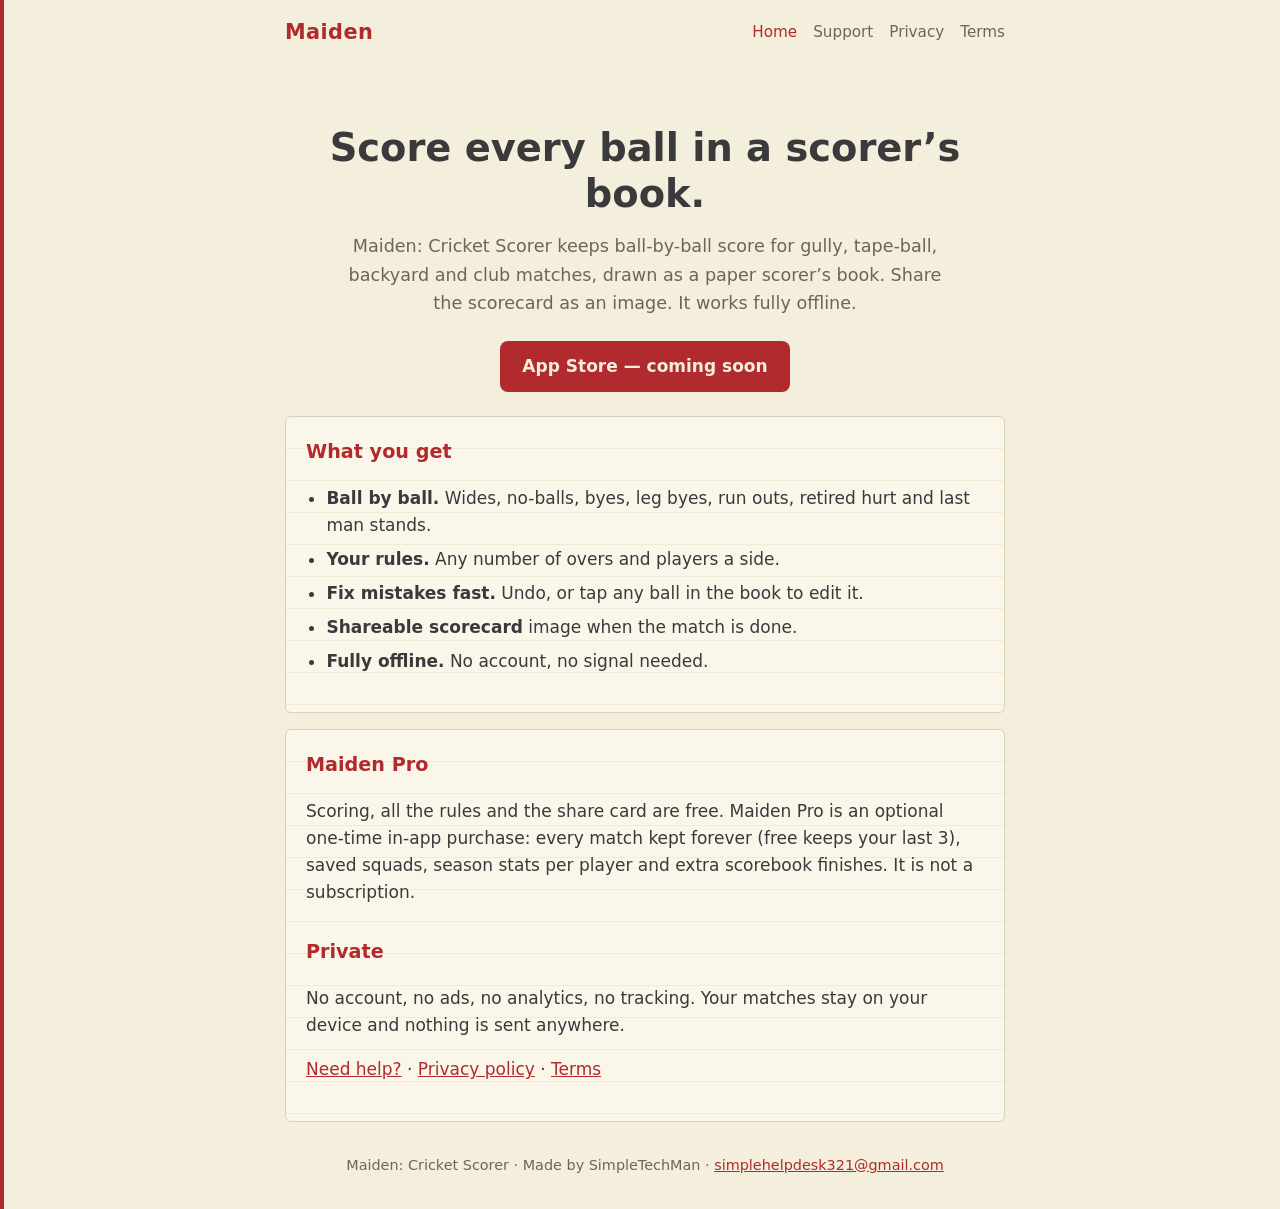
<file: docs/index.html>
<!doctype html><html lang="en"><head><meta charset="utf-8"><meta name="viewport" content="width=device-width,initial-scale=1">
<title>Maiden: Cricket Scorer &middot; Ball-by-ball cricket scoring for iPhone</title><meta name="description" content="A paper scorer's book for gully, tape-ball, backyard and club cricket. Works offline."><meta name="theme-color" content="#F4EEDC"><link rel="stylesheet" href="style.css"></head><body>
<header><a class="brand" href="index.html">Maiden</a><nav><a href="index.html" aria-current="page">Home</a><a href="support.html">Support</a><a href="privacy.html">Privacy</a><a href="terms.html">Terms</a></nav></header>
<main><section class="hero"><h1>Score every ball in a scorer&rsquo;s book.</h1>
<p class="lead">Maiden: Cricket Scorer keeps ball-by-ball score for gully, tape-ball, backyard and club matches, drawn as a paper scorer&rsquo;s book. Share the scorecard as an image. It works fully offline.</p>
<a class="badge" href="#">App Store &mdash; coming soon</a></section>
<section class="card"><h2 style="margin-top:0">What you get</h2><ul class="features">
<li><strong>Ball by ball.</strong> Wides, no-balls, byes, leg byes, run outs, retired hurt and last man stands.</li>
<li><strong>Your rules.</strong> Any number of overs and players a side.</li>
<li><strong>Fix mistakes fast.</strong> Undo, or tap any ball in the book to edit it.</li>
<li><strong>Shareable scorecard</strong> image when the match is done.</li>
<li><strong>Fully offline.</strong> No account, no signal needed.</li></ul></section>
<section class="card" style="margin-top:16px"><h2 style="margin-top:0">Maiden Pro</h2>
<p>Scoring, all the rules and the share card are free. Maiden Pro is an optional one-time in-app purchase: every match kept forever (free keeps your last 3), saved squads, season stats per player and extra scorebook finishes. It is not a subscription.</p>
<h2>Private</h2>
<p>No account, no ads, no analytics, no tracking. Your matches stay on your device and nothing is sent anywhere.</p>
<p><a href="support.html">Need help?</a> &middot; <a href="privacy.html">Privacy policy</a> &middot; <a href="terms.html">Terms</a></p></section></main>
<footer>Maiden: Cricket Scorer &middot; Made by SimpleTechMan &middot; <a href="mailto:simplehelpdesk321@gmail.com">simplehelpdesk321@gmail.com</a></footer></body></html>
</file>
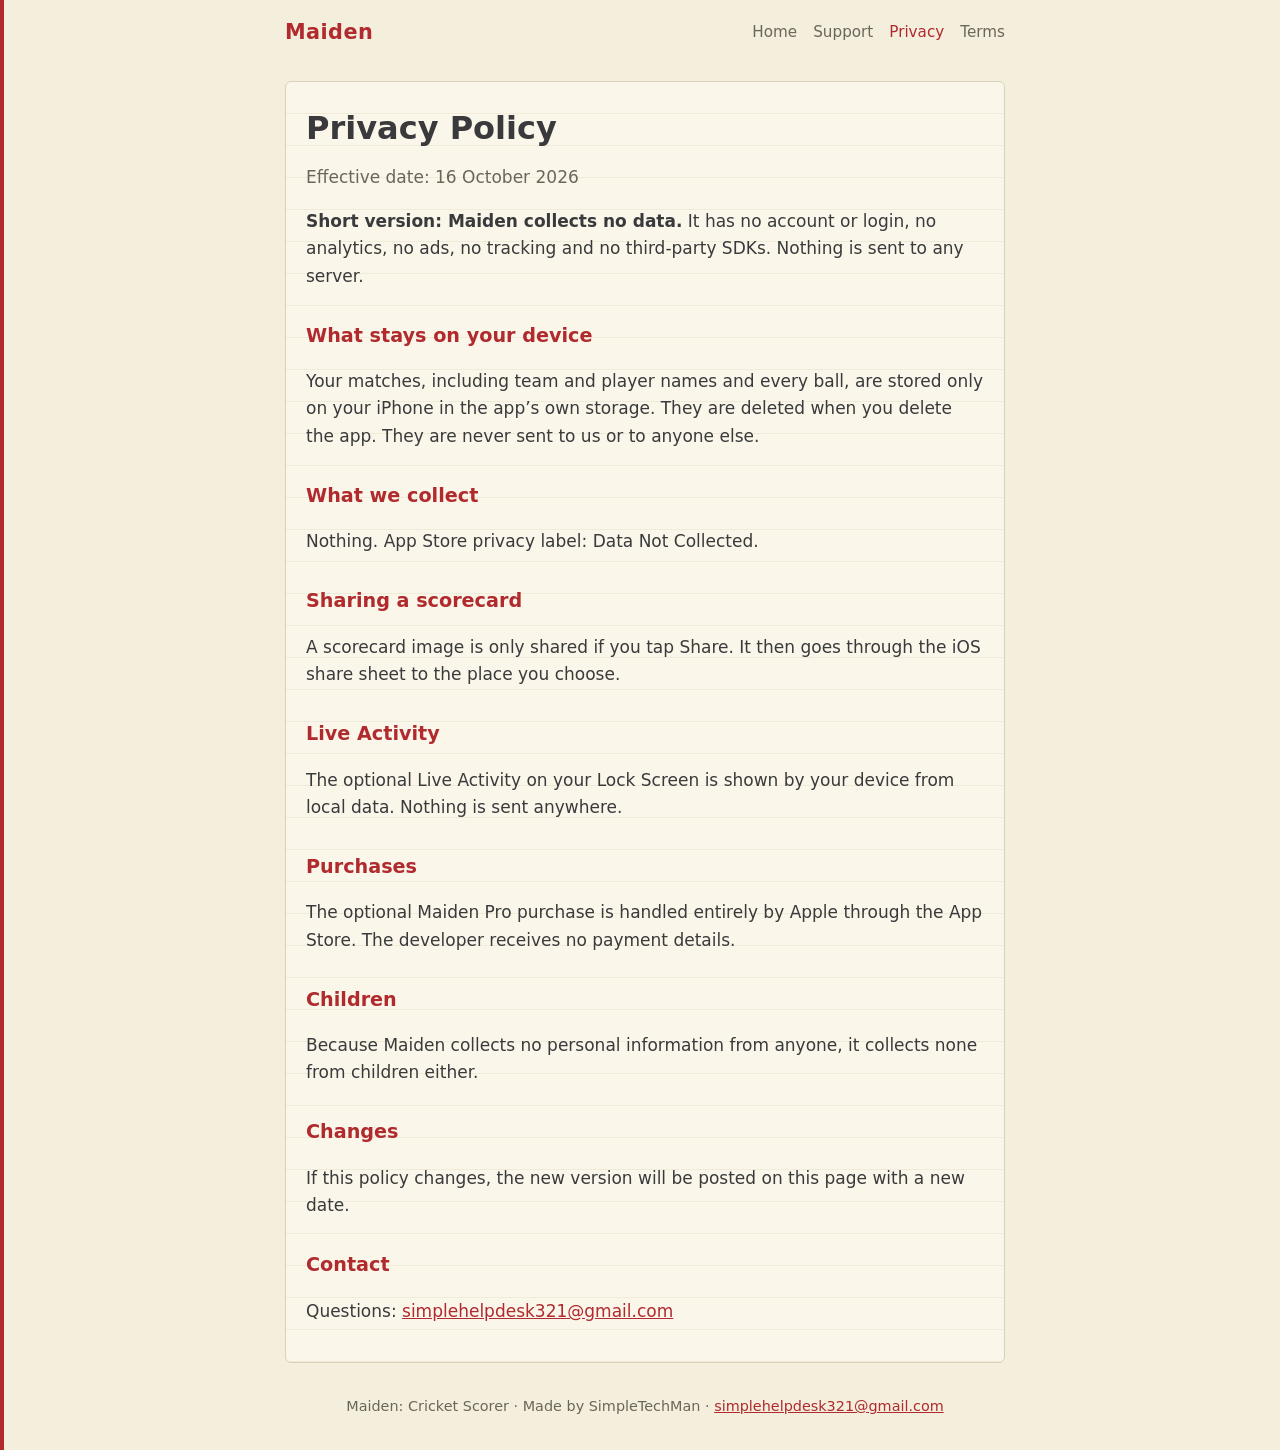
<file: docs/privacy.html>
<!doctype html><html lang="en"><head><meta charset="utf-8"><meta name="viewport" content="width=device-width,initial-scale=1">
<title>Privacy Policy &middot; Maiden: Cricket Scorer</title><meta name="description" content="Maiden: Cricket Scorer collects no data."><meta name="theme-color" content="#F4EEDC"><link rel="stylesheet" href="style.css"></head><body>
<header><a class="brand" href="index.html">Maiden</a><nav><a href="index.html">Home</a><a href="support.html">Support</a><a href="privacy.html" aria-current="page">Privacy</a><a href="terms.html">Terms</a></nav></header>
<main><article class="card"><h1>Privacy Policy</h1><p class="updated">Effective date: 16 October 2026</p>
<p><strong>Short version: Maiden collects no data.</strong> It has no account or login, no analytics, no ads, no tracking and no third-party SDKs. Nothing is sent to any server.</p>
<h2>What stays on your device</h2><p>Your matches, including team and player names and every ball, are stored only on your iPhone in the app&rsquo;s own storage. They are deleted when you delete the app. They are never sent to us or to anyone else.</p>
<h2>What we collect</h2><p>Nothing. App Store privacy label: Data Not Collected.</p>
<h2>Sharing a scorecard</h2><p>A scorecard image is only shared if you tap Share. It then goes through the iOS share sheet to the place you choose.</p>
<h2>Live Activity</h2><p>The optional Live Activity on your Lock Screen is shown by your device from local data. Nothing is sent anywhere.</p>
<h2>Purchases</h2><p>The optional Maiden Pro purchase is handled entirely by Apple through the App Store. The developer receives no payment details.</p>
<h2>Children</h2><p>Because Maiden collects no personal information from anyone, it collects none from children either.</p>
<h2>Changes</h2><p>If this policy changes, the new version will be posted on this page with a new date.</p>
<h2>Contact</h2><p>Questions: <a href="mailto:simplehelpdesk321@gmail.com">simplehelpdesk321@gmail.com</a></p></article></main>
<footer>Maiden: Cricket Scorer &middot; Made by SimpleTechMan &middot; <a href="mailto:simplehelpdesk321@gmail.com">simplehelpdesk321@gmail.com</a></footer></body></html>
</file>
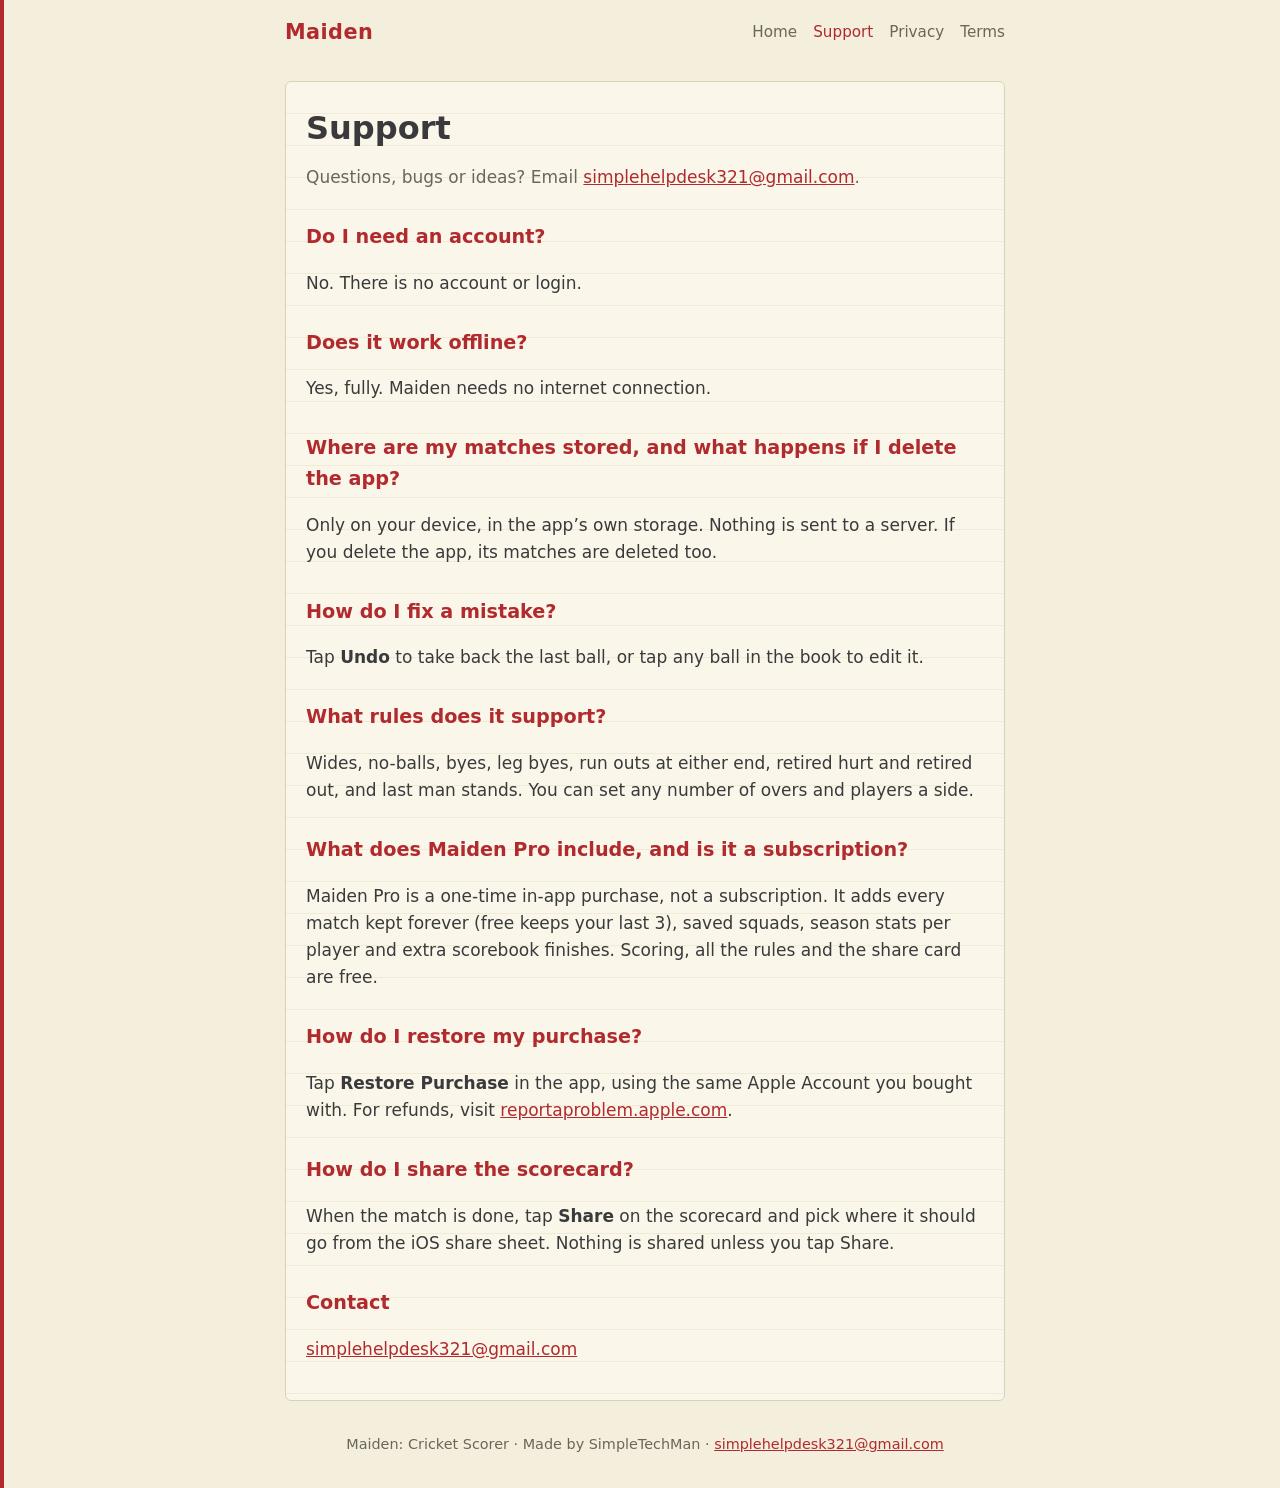
<file: docs/support.html>
<!doctype html><html lang="en"><head><meta charset="utf-8"><meta name="viewport" content="width=device-width,initial-scale=1">
<title>Support &middot; Maiden: Cricket Scorer</title><meta name="description" content="Help and FAQ for Maiden: Cricket Scorer."><meta name="theme-color" content="#F4EEDC"><link rel="stylesheet" href="style.css"></head><body>
<header><a class="brand" href="index.html">Maiden</a><nav><a href="index.html">Home</a><a href="support.html" aria-current="page">Support</a><a href="privacy.html">Privacy</a><a href="terms.html">Terms</a></nav></header>
<main><article class="card"><h1>Support</h1><p class="updated">Questions, bugs or ideas? Email <a href="mailto:simplehelpdesk321@gmail.com">simplehelpdesk321@gmail.com</a>.</p>
<h2>Do I need an account?</h2><p>No. There is no account or login.</p>
<h2>Does it work offline?</h2><p>Yes, fully. Maiden needs no internet connection.</p>
<h2>Where are my matches stored, and what happens if I delete the app?</h2><p>Only on your device, in the app&rsquo;s own storage. Nothing is sent to a server. If you delete the app, its matches are deleted too.</p>
<h2>How do I fix a mistake?</h2><p>Tap <strong>Undo</strong> to take back the last ball, or tap any ball in the book to edit it.</p>
<h2>What rules does it support?</h2><p>Wides, no-balls, byes, leg byes, run outs at either end, retired hurt and retired out, and last man stands. You can set any number of overs and players a side.</p>
<h2>What does Maiden Pro include, and is it a subscription?</h2><p>Maiden Pro is a one-time in-app purchase, not a subscription. It adds every match kept forever (free keeps your last 3), saved squads, season stats per player and extra scorebook finishes. Scoring, all the rules and the share card are free.</p>
<h2>How do I restore my purchase?</h2><p>Tap <strong>Restore Purchase</strong> in the app, using the same Apple Account you bought with. For refunds, visit <a href="https://reportaproblem.apple.com">reportaproblem.apple.com</a>.</p>
<h2>How do I share the scorecard?</h2><p>When the match is done, tap <strong>Share</strong> on the scorecard and pick where it should go from the iOS share sheet. Nothing is shared unless you tap Share.</p>
<h2>Contact</h2><p><a href="mailto:simplehelpdesk321@gmail.com">simplehelpdesk321@gmail.com</a></p></article></main>
<footer>Maiden: Cricket Scorer &middot; Made by SimpleTechMan &middot; <a href="mailto:simplehelpdesk321@gmail.com">simplehelpdesk321@gmail.com</a></footer></body></html>
</file>
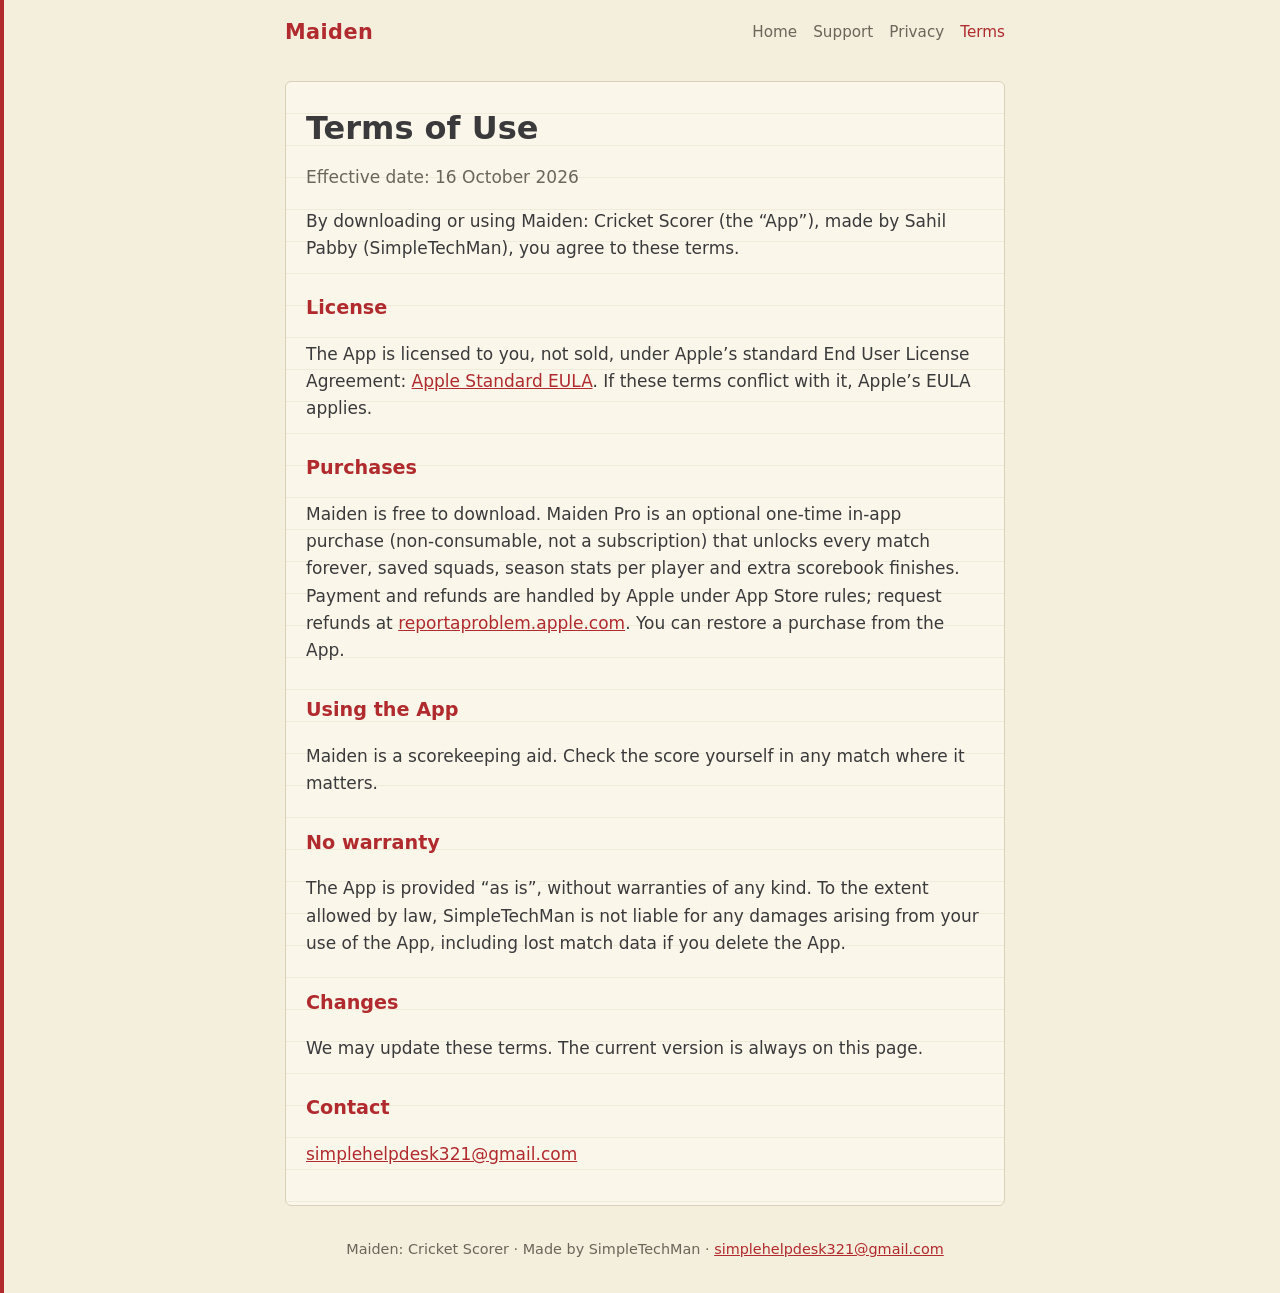
<file: docs/terms.html>
<!doctype html><html lang="en"><head><meta charset="utf-8"><meta name="viewport" content="width=device-width,initial-scale=1">
<title>Terms of Use &middot; Maiden: Cricket Scorer</title><meta name="description" content="Terms of use for Maiden: Cricket Scorer."><meta name="theme-color" content="#F4EEDC"><link rel="stylesheet" href="style.css"></head><body>
<header><a class="brand" href="index.html">Maiden</a><nav><a href="index.html">Home</a><a href="support.html">Support</a><a href="privacy.html">Privacy</a><a href="terms.html" aria-current="page">Terms</a></nav></header>
<main><article class="card"><h1>Terms of Use</h1><p class="updated">Effective date: 16 October 2026</p>
<p>By downloading or using Maiden: Cricket Scorer (the &ldquo;App&rdquo;), made by Sahil Pabby (SimpleTechMan), you agree to these terms.</p>
<h2>License</h2><p>The App is licensed to you, not sold, under Apple&rsquo;s standard End User License Agreement: <a href="https://www.apple.com/legal/internet-services/itunes/dev/stdeula/">Apple Standard EULA</a>. If these terms conflict with it, Apple&rsquo;s EULA applies.</p>
<h2>Purchases</h2><p>Maiden is free to download. Maiden Pro is an optional one-time in-app purchase (non-consumable, not a subscription) that unlocks every match forever, saved squads, season stats per player and extra scorebook finishes. Payment and refunds are handled by Apple under App Store rules; request refunds at <a href="https://reportaproblem.apple.com">reportaproblem.apple.com</a>. You can restore a purchase from the App.</p>
<h2>Using the App</h2><p>Maiden is a scorekeeping aid. Check the score yourself in any match where it matters.</p>
<h2>No warranty</h2><p>The App is provided &ldquo;as is&rdquo;, without warranties of any kind. To the extent allowed by law, SimpleTechMan is not liable for any damages arising from your use of the App, including lost match data if you delete the App.</p>
<h2>Changes</h2><p>We may update these terms. The current version is always on this page.</p>
<h2>Contact</h2><p><a href="mailto:simplehelpdesk321@gmail.com">simplehelpdesk321@gmail.com</a></p></article></main>
<footer>Maiden: Cricket Scorer &middot; Made by SimpleTechMan &middot; <a href="mailto:simplehelpdesk321@gmail.com">simplehelpdesk321@gmail.com</a></footer></body></html>
</file>
<file: docs/style.css>
:root{--bg:#F4EEDC;--card:#FAF6E9;--text:#3A3A3C;--dim:#6b665a;--accent:#B02A2E;--rule:#d9d1b8}
*{box-sizing:border-box}
html{-webkit-text-size-adjust:100%}
body{margin:0;background:var(--bg);color:var(--text);font:17px/1.6 -apple-system,BlinkMacSystemFont,system-ui,"Helvetica Neue",Arial,sans-serif;border-left:2px solid var(--accent);box-shadow:inset 6px 0 0 -4px var(--accent)}
header,main,footer{max-width:760px;margin:0 auto;padding:16px 16px 16px 24px}
header{display:flex;flex-wrap:wrap;gap:8px 20px;align-items:center;justify-content:space-between}
.brand{color:var(--accent);font-weight:700;font-size:1.3rem;text-decoration:none;letter-spacing:.02em}
nav{display:flex;flex-wrap:wrap;gap:4px 16px}
nav a{color:var(--dim);text-decoration:none;font-size:.95rem}
nav a[aria-current],nav a:hover{color:var(--accent)}
a{color:var(--accent)}
h1{font-size:2rem;line-height:1.2;margin:.2em 0 .4em}
h2{font-size:1.2rem;margin:1.6em 0 .3em;color:var(--accent)}
.card{background:var(--card);border:1px solid var(--rule);border-radius:6px;padding:20px;background-image:repeating-linear-gradient(transparent,transparent 31px,#e6dfc8 32px)}
.updated,.lead,footer{color:var(--dim)}
.hero{text-align:center;padding:36px 8px 24px}
.hero h1{font-size:2.4rem}
.lead{font-size:1.1rem;max-width:34em;margin:0 auto 24px}
.badge{display:inline-block;background:var(--accent);color:#F4EEDC;font-weight:700;padding:12px 22px;border-radius:8px;text-decoration:none}
ul.features{padding-left:1.2em}
ul.features li{margin:.4em 0}
footer{text-align:center;font-size:.9rem;padding-bottom:32px}
</file>
